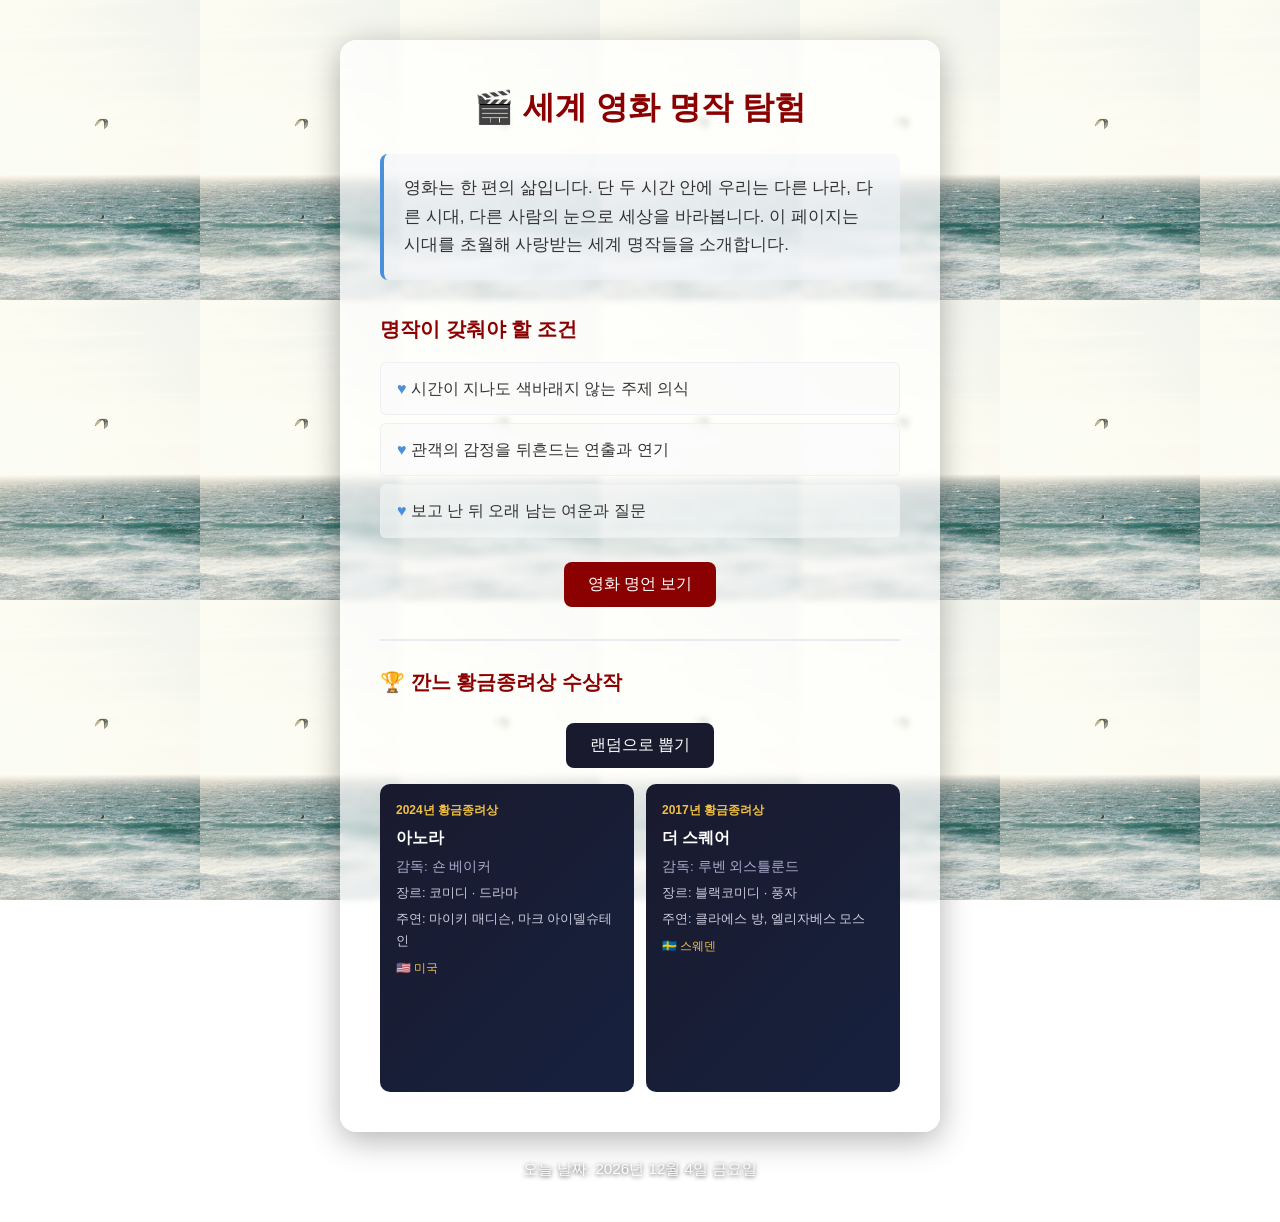
<file: index.html>
<!DOCTYPE html>
<html lang="ko">
<head>
  <meta charset="UTF-8">
  <meta name="viewport" content="width=device-width, initial-scale=1.0">
  <title>세계 영화 명작 탐험</title>
  <style>
    /* 전체 페이지 기본 스타일 */
    * {
      margin: 0;
      padding: 0;
      box-sizing: border-box;
    }

    body {
      font-family: "Malgun Gothic", "Apple SD Gothic Neo", sans-serif;
      background-image: url("profile.jpg");
      background-size: 200px auto;
      background-repeat: repeat;
      background-attachment: fixed;
      color: #333333;
      line-height: 1.7;
      padding: 40px 20px;
    }

    /* 내용을 담는 카드 영역 */
    .container {
      max-width: 600px;
      margin: 0 auto;
      background-color: rgba(255, 255, 255, 0.65);
      backdrop-filter: blur(3px);
      border-radius: 16px;
      padding: 40px;
      box-shadow: 0 8px 32px rgba(0, 0, 0, 0.3);
    }

    /* 페이지 제목 */
    h1 {
      font-size: 2rem;
      color: #8b0000;
      margin-bottom: 20px;
      text-align: center;
    }

    /* 소개 문단 */
    .intro {
      font-size: 1.05rem;
      color: #333333;
      margin-bottom: 32px;
      padding: 20px;
      background-color: rgba(240, 244, 248, 0.6);
      border-radius: 8px;
      border-left: 4px solid #4a90d9;
    }

    /* 좋아하는 것 섹션 제목 */
    h2 {
      font-size: 1.25rem;
      color: #8b0000;
      margin-bottom: 16px;
    }

    /* 목록 스타일 */
    ul {
      list-style: none;
      padding: 0;
    }

    li {
      padding: 12px 16px;
      margin-bottom: 8px;
      color: #333333;
      background-color: rgba(249, 250, 251, 0.6);
      border-radius: 6px;
      border: 1px solid rgba(232, 236, 240, 0.7);
    }

    li::before {
      content: "♥ ";
      color: #4a90d9;
    }

    /* 버튼 스타일 */
    button {
      display: block;
      margin: 24px auto 0;
      padding: 12px 24px;
      font-size: 1rem;
      color: #ffffff;
      background-color: #8b0000;
      border: none;
      border-radius: 8px;
      cursor: pointer;
    }

    button:hover {
      background-color: #a52a2a;
    }

    /* 메시지 (처음에는 숨김) */
    #message {
      display: none;
      margin-top: 16px;
      padding: 16px;
      text-align: center;
      font-size: 1.2rem;
      font-weight: bold;
      color: #8b0000;
      background-color: #fff3cd;
      border-radius: 8px;
    }

    /* 깐느 섹션 */
    .cannes-section {
      margin-top: 32px;
      border-top: 2px solid #e8ecf0;
      padding-top: 24px;
    }

    .cannes-grid {
      display: grid;
      grid-template-columns: 1fr 1fr;
      gap: 12px;
      margin-top: 16px;
    }

    .cannes-card {
      background: linear-gradient(135deg, #1a1a2e, #16213e);
      border-radius: 10px;
      padding: 16px;
      color: #ffffff;
    }

    .cannes-card .year {
      font-size: 0.75rem;
      color: #f0c040;
      font-weight: bold;
      margin-bottom: 4px;
    }

    .cannes-card .title {
      font-size: 1rem;
      font-weight: bold;
      margin-bottom: 4px;
      color: #ffffff;
    }

    .cannes-card .director {
      font-size: 0.85rem;
      color: #aaaacc;
    }

    .cannes-card .country {
      font-size: 0.75rem;
      color: #f0c040;
      margin-top: 6px;
    }

    .cannes-card .genre,
    .cannes-card .actors {
      font-size: 0.8rem;
      color: #ccccdd;
      margin-top: 4px;
    }

    .cannes-card .map {
      width: 100%;
      height: 80px;
      border: none;
      border-radius: 6px;
      margin-top: 10px;
    }

    .btn-cannes {
      background-color: #1a1a2e;
    }

    .btn-cannes:hover {
      background-color: #16213e;
    }

    /* 페이지 맨 아래 날짜 */
    .date-footer {
      max-width: 600px;
      margin: 24px auto 0;
      text-align: center;
      font-size: 0.95rem;
      color: #ffffff;
      text-shadow: 0 1px 4px rgba(0, 0, 0, 0.7);
    }
    /* 모바일 화면 (600px 이하) */
    @media (max-width: 600px) {
      body {
        padding: 20px 12px;
        font-size: 0.9rem;
      }

      .container {
        padding: 24px 16px;
      }

      h1 {
        font-size: 1.4rem;
      }

      h2 {
        font-size: 1.1rem;
      }

      .intro {
        font-size: 0.9rem;
        padding: 14px;
      }

      li {
        font-size: 0.9rem;
        padding: 10px 12px;
      }

      #message {
        font-size: 1rem;
      }

      .cannes-grid {
        grid-template-columns: 1fr;
      }
    }
  </style>
</head>
<body>

  <div class="container">
    <!-- 제목 -->
    <h1>🎬 세계 영화 명작 탐험</h1>

    <!-- 소개 문단 -->
    <p class="intro">
      영화는 한 편의 삶입니다. 단 두 시간 안에 우리는 다른 나라, 다른 시대, 다른 사람의 눈으로 세상을 바라봅니다.
      이 페이지는 시대를 초월해 사랑받는 세계 명작들을 소개합니다.
    </p>

    <!-- 명작 영화의 조건 -->
    <h2>명작이 갖춰야 할 조건</h2>
    <ul>
      <li>시간이 지나도 색바래지 않는 주제 의식</li>
      <li>관객의 감정을 뒤흔드는 연출과 연기</li>
      <li>보고 난 뒤 오래 남는 여운과 질문</li>
    </ul>

    <!-- 버튼을 누르면 메시지가 나타남 -->
    <button onclick="showMessage()">영화 명언 보기</button>
    <p id="message"></p>


    <!-- 깐느 수상작 섹션 -->
    <div class="cannes-section">
      <h2>🏆 깐느 황금종려상 수상작</h2>
      <button class="btn-cannes" onclick="drawCannes()">랜덤으로 뽑기</button>
      <div class="cannes-grid" id="cannes-grid"></div>
    </div>
  </div>

  <!-- 오늘 날짜 -->
  <p class="date-footer" id="today-date"></p>

  <script>
    const quotes = [
      { text: "\"영화는 꿈을 꾸는 또 다른 방식이다.\"", person: "장 뤽 고다르", wiki: "Jean-Luc_Godard" },
      { text: "\"위대한 영화는 당신이 혼자가 아님을 느끼게 한다.\"", person: "로저 이버트", wiki: "Roger_Ebert" },
      { text: "\"카메라는 거짓말하지 않는다. 단지 진실을 다르게 볼 뿐이다.\"", person: "오손 웰스", wiki: "Orson_Welles" },
      { text: "\"영화는 삶에서 놓친 것들을 보여준다.\"", person: "잉마르 베리만", wiki: "Ingmar_Bergman" },
      { text: "\"모든 영화는 기적이다.\"", person: "마틴 스코세이지", wiki: "Martin_Scorsese" },
    ];

    // 위키피디아 API로 인물 사진 미리 로드
    const photoCache = {};
    quotes.forEach(q => {
      fetch(`https://en.wikipedia.org/w/api.php?action=query&titles=${q.wiki}&prop=pageimages&format=json&pithumbsize=1200&origin=*`)
        .then(r => r.json())
        .then(data => {
          const pages = data.query.pages;
          const page = pages[Object.keys(pages)[0]];
          if (page.thumbnail) photoCache[q.wiki] = page.thumbnail.source;
        });
    });

    let lastIndex = -1;

    function showMessage() {
      let idx;
      do { idx = Math.floor(Math.random() * quotes.length); } while (idx === lastIndex && quotes.length > 1);
      lastIndex = idx;

      const q = quotes[idx];
      const messageBox = document.getElementById("message");
      messageBox.textContent = `${q.text} — ${q.person}`;
      messageBox.style.display = "block";

      if (photoCache[q.wiki]) {
        document.body.style.backgroundImage = `url("${photoCache[q.wiki]}")`;
      }
    }

    const cannesFilms = [
      { year: 2024, title: "아노라", director: "숀 베이커", country: "🇺🇸 미국", mapQ: "New York, USA", genre: "코미디 · 드라마", actors: "마이키 매디슨, 마크 아이델슈테인" },
      { year: 2023, title: "추락의 해부", director: "쥐스틴 트리에", country: "🇫🇷 프랑스", mapQ: "France", genre: "법정 · 미스터리", actors: "산드라 휠러, 스완 아를로" },
      { year: 2022, title: "슬픔의 삼각형", director: "루벤 외스틀룬드", country: "🇸🇪 스웨덴", mapQ: "Sweden", genre: "블랙코미디 · 풍자", actors: "해리스 디킨슨, 샬비 딘" },
      { year: 2021, title: "티탄", director: "줄리아 뒤쿠르노", country: "🇫🇷 프랑스", mapQ: "France", genre: "호러 · 스릴러", actors: "아가트 루셀, 뱅상 랭동" },
      { year: 2019, title: "기생충", director: "봉준호", country: "🇰🇷 한국", mapQ: "Seoul, South Korea", genre: "블랙코미디 · 스릴러", actors: "송강호, 이선균, 조여정" },
      { year: 2018, title: "어느 가족", director: "고레에다 히로카즈", country: "🇯🇵 일본", mapQ: "Tokyo, Japan", genre: "가족 · 드라마", actors: "릴리 프랭키, 안도 사쿠라" },
      { year: 2017, title: "더 스퀘어", director: "루벤 외스틀룬드", country: "🇸🇪 스웨덴", mapQ: "Stockholm, Sweden", genre: "블랙코미디 · 풍자", actors: "클라에스 방, 엘리자베스 모스" },
      { year: 2016, title: "나, 다니엘 블레이크", director: "켄 로치", country: "🇬🇧 영국", mapQ: "Newcastle, England", genre: "사회 · 드라마", actors: "데이브 존스, 헤일리 스콰이어스" },
      { year: 2015, title: "디판", director: "자크 오디아르", country: "🇫🇷 프랑스", mapQ: "Paris, France", genre: "범죄 · 드라마", actors: "제수타산 안토니타산, 칼리스와리 스리니바산" },
      { year: 2014, title: "윈터 슬립", director: "누리 빌게 제일란", country: "🇹🇷 튀르키예", mapQ: "Cappadocia, Turkey", genre: "드라마", actors: "할루크 빌기네르, 멜리사 쇠젠" },
      { year: 2013, title: "가장 따뜻한 색, 블루", director: "압델라티프 케시시", country: "🇫🇷 프랑스", mapQ: "Lille, France", genre: "로맨스 · 드라마", actors: "아델 에그자르코풀로스, 레아 세두" },
      { year: 2012, title: "아무르", director: "미카엘 하네케", country: "🇦🇹 오스트리아", mapQ: "Vienna, Austria", genre: "드라마", actors: "장루이 트랭티냥, 에마뉘엘 리바" },
      { year: 2011, title: "트리 오브 라이프", director: "테렌스 맬릭", country: "🇺🇸 미국", mapQ: "Texas, USA", genre: "드라마 · 판타지", actors: "브래드 피트, 제시카 차스테인" },
      { year: 2010, title: "엉클 분미", director: "아피찻퐁 위라세타쿤", country: "🇹🇭 태국", mapQ: "Khon Kaen, Thailand", genre: "판타지 · 드라마", actors: "타나팟 사이새마르, 젠지라 퐁파스" },
      { year: 2008, title: "클래스", director: "로랑 캉테", country: "🇫🇷 프랑스", mapQ: "Paris, France", genre: "드라마", actors: "프랑수아 베고도" },
      { year: 2007, title: "4개월, 3주 그리고 2일", director: "크리스티안 문쥬", country: "🇷🇴 루마니아", mapQ: "Bucharest, Romania", genre: "드라마", actors: "아나마리아 마링카, 라우라 바실리우" },
    ];

    function drawCannes() {
      const shuffled = [...cannesFilms].sort(() => Math.random() - 0.5);
      const picked = shuffled.slice(0, 2);
      const grid = document.getElementById("cannes-grid");
      grid.innerHTML = picked.map(f => {
        const mapSrc = `https://maps.google.com/maps?q=${encodeURIComponent(f.mapQ)}&output=embed&z=5`;
        return `
        <div class="cannes-card">
          <div class="year">${f.year}년 황금종려상</div>
          <div class="title">${f.title}</div>
          <div class="director">감독: ${f.director}</div>
          <div class="genre">장르: ${f.genre}</div>
          <div class="actors">주연: ${f.actors}</div>
          <div class="country">${f.country}</div>
          <iframe class="map" src="${mapSrc}" loading="lazy" allowfullscreen></iframe>
        </div>`;
      }).join("");
    }

    drawCannes();

    // 페이지가 열릴 때 오늘 날짜 표시
    const today = new Date();
    const dateText = today.toLocaleDateString("ko-KR", {
      year: "numeric",
      month: "long",
      day: "numeric",
      weekday: "long"
    });
    document.getElementById("today-date").textContent = "오늘 날짜: " + dateText;
  </script>

</body>
</html>
</file>
